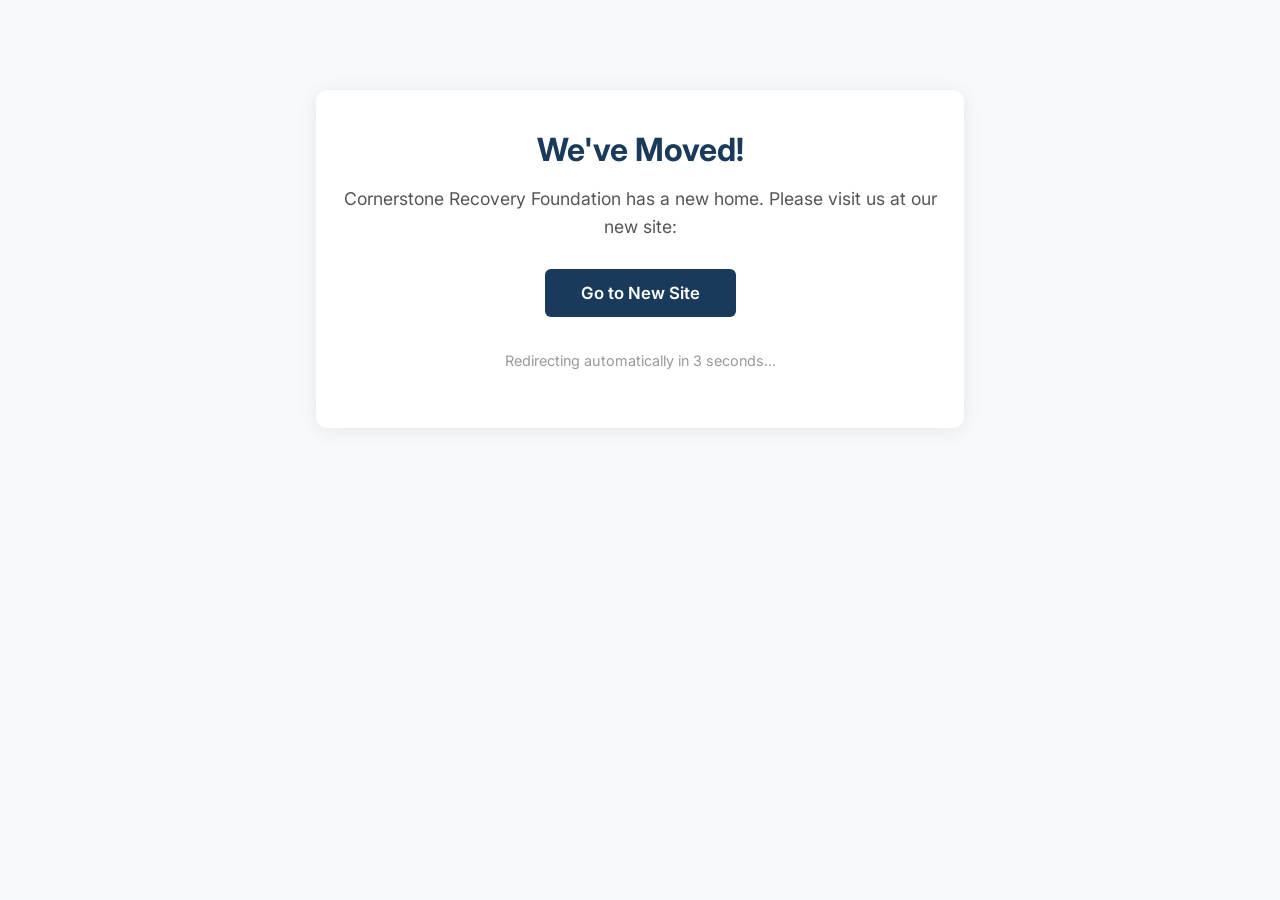
<file: index.html>
<!DOCTYPE html>
<html lang="en">
<head>
  <meta charset="UTF-8">
  <title>Cornerstone Recovery Foundation — We've Moved</title>
  <meta http-equiv="refresh" content="3; url=https://cornerstonerecoveryfoundation.org/">
  <link rel="canonical" href="https://cornerstonerecoveryfoundation.org/">
  <meta name="robots" content="noindex">
  <link href="https://fonts.googleapis.com/css2?family=Inter:wght@400;600;700&display=swap" rel="stylesheet">
  <style>
    body { margin:0; padding:0; font-family:'Inter',sans-serif; background:#f8f9fa; color:#333; }
    .container { max-width:600px; margin:10vh auto; text-align:center; padding:40px 24px; background:#fff; border-radius:12px; box-shadow:0 2px 20px rgba(0,0,0,0.08); }
    h1 { color:#1a3a5c; font-size:2em; margin:0 0 16px; }
    p { font-size:1.1em; color:#555; line-height:1.6; margin:16px 0; }
    a.btn { display:inline-block; background:#1a3a5c; color:#fff; padding:14px 36px; font-size:1.05em; text-decoration:none; border-radius:6px; margin-top:12px; font-weight:600; }
    a.btn:hover { background:#245080; }
    .small { color:#999; font-size:0.9em; margin-top:32px; }
  </style>
</head>
<body>
  <div class="container">
    <h1>We've Moved!</h1>
    <p>Cornerstone Recovery Foundation has a new home. Please visit us at our new site:</p>
    <a class="btn" href="https://cornerstonerecoveryfoundation.org/">Go to New Site</a>
    <p class="small">Redirecting automatically in 3 seconds...</p>
  </div>
  <script>setTimeout(function(){window.location.replace("https://cornerstonerecoveryfoundation.org/");}, 3000);</script>
</body>
</html>
</file>
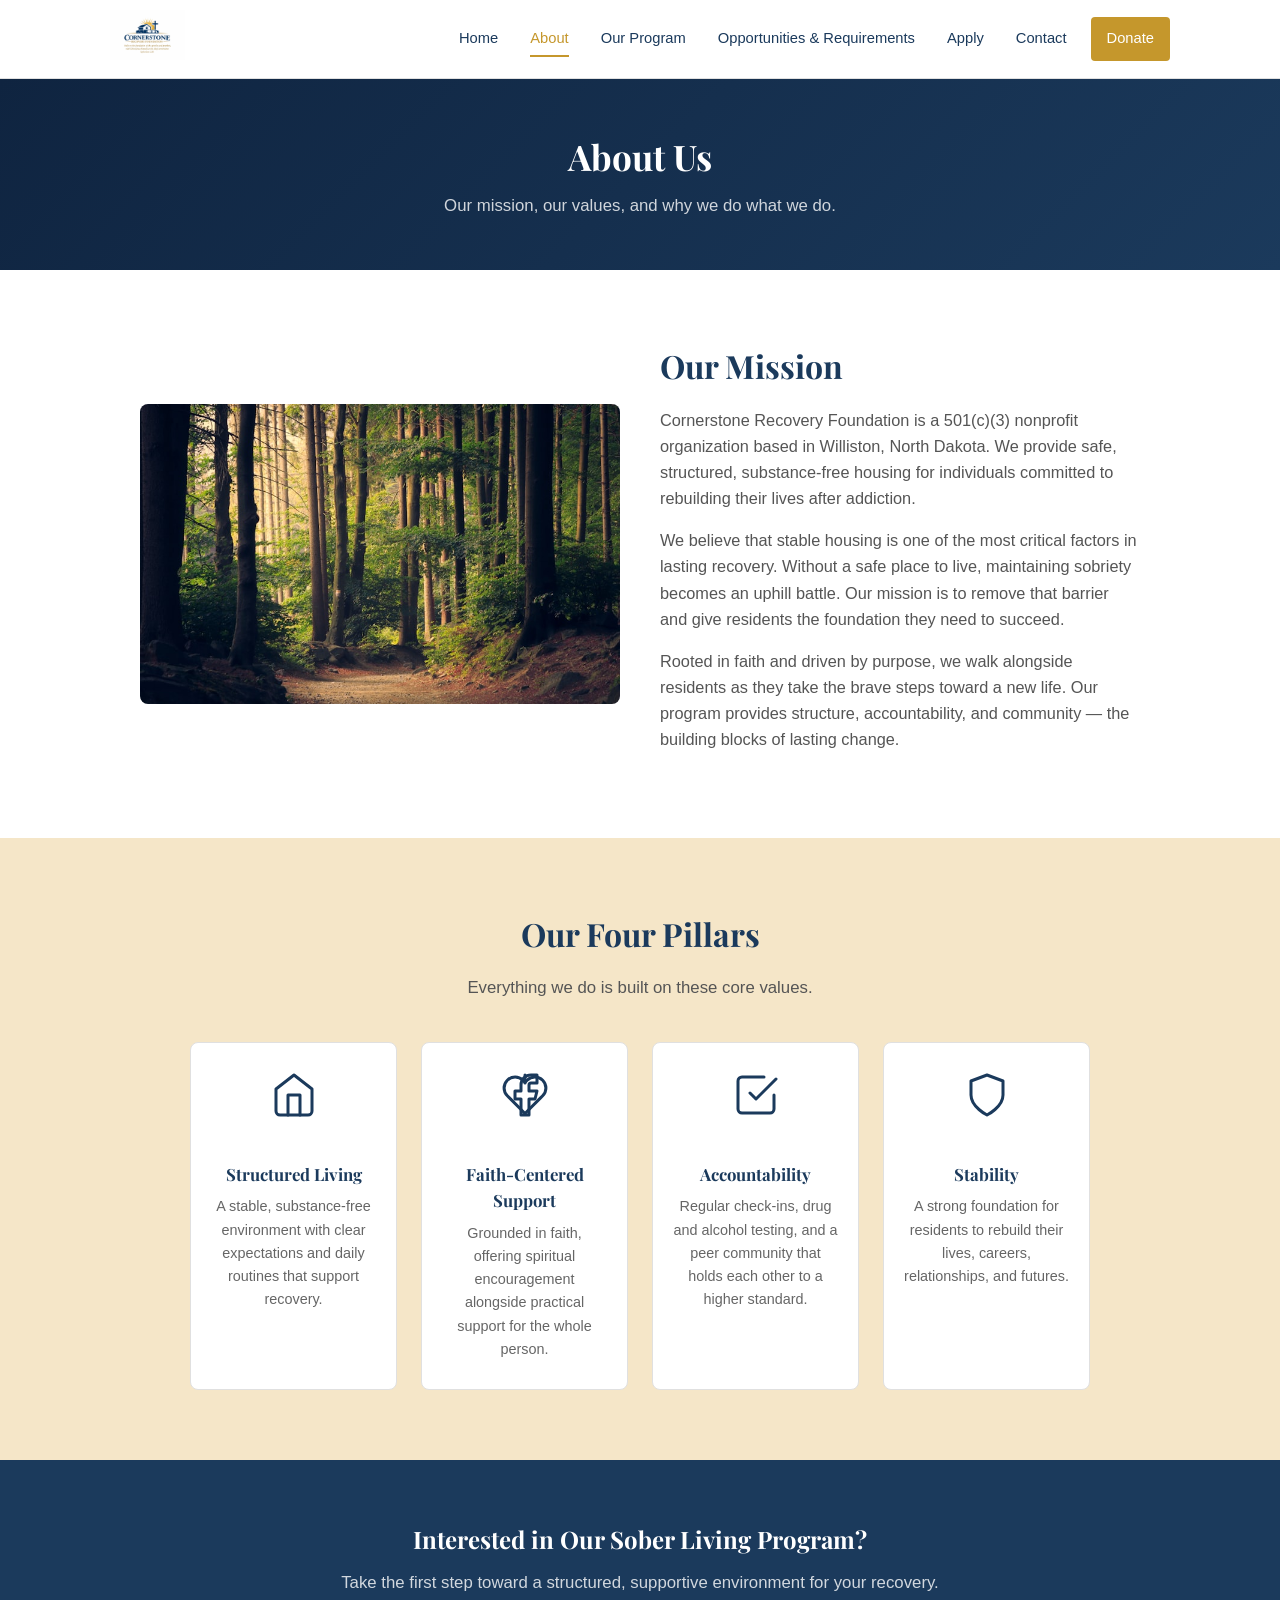
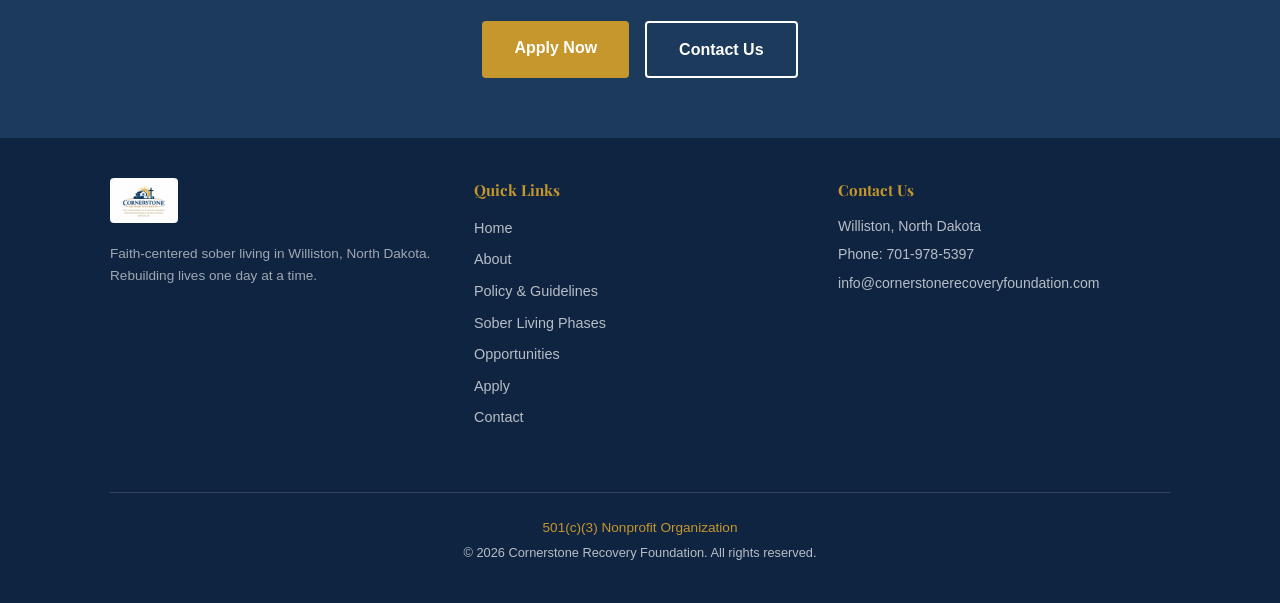
<file: about.html>
<!DOCTYPE html>
<html lang="en">
<head>
  <meta charset="UTF-8">
  <meta name="viewport" content="width=device-width, initial-scale=1.0">
  <title>About Us | Cornerstone Recovery Foundation</title>
  <meta name="description" content="Learn about Cornerstone Recovery Foundation's mission to provide safe, structured, substance-free housing in Williston, North Dakota.">
  <link rel="preconnect" href="https://fonts.googleapis.com">
  <link rel="preconnect" href="https://fonts.gstatic.com" crossorigin>
  <meta property="og:title" content="About Us | Cornerstone Recovery Foundation">
  <meta property="og:description" content="Learn about our mission to provide safe, structured, substance-free housing in Williston, North Dakota.">
  <meta property="og:image" content="logo.jpg">
  <meta property="og:type" content="website">
  <link rel="stylesheet" href="css/style.css">
</head>
<body>

  <!-- Navigation -->
  <nav class="navbar">
    <div class="container">
      <a href="index.html" class="logo">
        <img src="logo.jpg" alt="Cornerstone Recovery Foundation">
      </a>
      <button class="hamburger" aria-label="Toggle navigation">
        <span></span><span></span><span></span>
      </button>
      <ul class="nav-links">
        <li><a href="index.html">Home</a></li>
        <li><a href="about.html" class="active">About</a></li>
        <li class="dropdown">
          <a href="#">Our Program</a>
          <ul class="dropdown-menu">
            <li><a href="policy-guidelines.html">Policy &amp; Guidelines</a></li>
            <li><a href="phases.html">Sober Living Phases</a></li>
          </ul>
        </li>
        <li><a href="opportunities.html">Opportunities &amp; Requirements</a></li>
        <li><a href="apply.html">Apply</a></li>
        <li><a href="contact.html">Contact</a></li>
        <li><a href="#" class="btn-donate-nav">Donate</a></li>
      </ul>
    </div>
  </nav>

  <!-- Page Header -->
  <section class="page-header">
    <h1>About Us</h1>
    <p>Our mission, our values, and why we do what we do.</p>
  </section>

  <!-- Mission / Story -->
  <section class="section">
    <div class="container">
      <div class="two-col fade-in">
        <img src="img/path-forward.jpg" alt="A path forward through nature">
        <div class="two-col-text">
          <h2>Our Mission</h2>
          <p>Cornerstone Recovery Foundation is a 501(c)(3) nonprofit organization based in Williston, North Dakota. We provide safe, structured, substance-free housing for individuals committed to rebuilding their lives after addiction.</p>
          <p>We believe that stable housing is one of the most critical factors in lasting recovery. Without a safe place to live, maintaining sobriety becomes an uphill battle. Our mission is to remove that barrier and give residents the foundation they need to succeed.</p>
          <p>Rooted in faith and driven by purpose, we walk alongside residents as they take the brave steps toward a new life. Our program provides structure, accountability, and community &mdash; the building blocks of lasting change.</p>
        </div>
      </div>
    </div>
  </section>

  <!-- Four Pillars -->
  <section class="section section-alt">
    <div class="container">
      <h2 class="fade-in">Our Four Pillars</h2>
      <p class="section-intro fade-in">Everything we do is built on these core values.</p>
      <div class="pillars-grid">
        <div class="pillar-card fade-in">
          <div class="pillar-icon">
            <svg class="icon-svg" viewBox="0 0 24 24" fill="none" stroke="#1B3A5C" stroke-width="1.5" stroke-linecap="round" stroke-linejoin="round"><path d="M3 9l9-7 9 7v11a2 2 0 0 1-2 2H5a2 2 0 0 1-2-2z"/><polyline points="9 22 9 12 15 12 15 22"/></svg>
          </div>
          <h3>Structured Living</h3>
          <p>A stable, substance-free environment with clear expectations and daily routines that support recovery.</p>
        </div>
        <div class="pillar-card fade-in">
          <div class="pillar-icon">
            <svg class="icon-svg" viewBox="0 0 24 24" fill="none" stroke="#1B3A5C" stroke-width="1.5" stroke-linecap="round" stroke-linejoin="round"><path d="M18 2h-3a5 5 0 0 0-5 5v3H7v4h3v8h4v-8h3l1-4h-4V7a1 1 0 0 1 1-1h3z"/><line x1="12" y1="2" x2="12" y2="6"/><path d="M20.84 4.61a5.5 5.5 0 0 0-7.78 0L12 5.67l-1.06-1.06a5.5 5.5 0 0 0-7.78 7.78l1.06 1.06L12 21.23l7.78-7.78 1.06-1.06a5.5 5.5 0 0 0 0-7.78z"/></svg>
          </div>
          <h3>Faith-Centered Support</h3>
          <p>Grounded in faith, offering spiritual encouragement alongside practical support for the whole person.</p>
        </div>
        <div class="pillar-card fade-in">
          <div class="pillar-icon">
            <svg class="icon-svg" viewBox="0 0 24 24" fill="none" stroke="#1B3A5C" stroke-width="1.5" stroke-linecap="round" stroke-linejoin="round"><path d="M9 11l3 3L22 4"/><path d="M21 12v7a2 2 0 0 1-2 2H5a2 2 0 0 1-2-2V5a2 2 0 0 1 2-2h11"/></svg>
          </div>
          <h3>Accountability</h3>
          <p>Regular check-ins, drug and alcohol testing, and a peer community that holds each other to a higher standard.</p>
        </div>
        <div class="pillar-card fade-in">
          <div class="pillar-icon">
            <svg class="icon-svg" viewBox="0 0 24 24" fill="none" stroke="#1B3A5C" stroke-width="1.5" stroke-linecap="round" stroke-linejoin="round"><path d="M12 22s8-4 8-10V5l-8-3-8 3v7c0 6 8 10 8 10z"/></svg>
          </div>
          <h3>Stability</h3>
          <p>A strong foundation for residents to rebuild their lives, careers, relationships, and futures.</p>
        </div>
      </div>
    </div>
  </section>

  <!-- CTA Banner -->
  <section class="cta-banner">
    <h2>Interested in Our Sober Living Program?</h2>
    <p>Take the first step toward a structured, supportive environment for your recovery.</p>
    <div class="btn-group">
      <a href="apply.html" class="btn-primary">Apply Now</a>
      <a href="contact.html" class="btn-outline">Contact Us</a>
    </div>
  </section>

  <!-- Footer -->
  <footer class="footer">
    <div class="container">
      <div class="footer-brand">
        <img src="logo.jpg" alt="Cornerstone Recovery Foundation" class="logo-footer">
        <p>Faith-centered sober living in Williston, North Dakota. Rebuilding lives one day at a time.</p>
      </div>
      <div class="footer-nav">
        <h4>Quick Links</h4>
        <ul>
          <li><a href="index.html">Home</a></li>
          <li><a href="about.html">About</a></li>
          <li><a href="policy-guidelines.html">Policy &amp; Guidelines</a></li>
          <li><a href="phases.html">Sober Living Phases</a></li>
          <li><a href="opportunities.html">Opportunities</a></li>
          <li><a href="apply.html">Apply</a></li>
          <li><a href="contact.html">Contact</a></li>
        </ul>
      </div>
      <div class="footer-contact">
        <h4>Contact Us</h4>
        <p>Williston, North Dakota</p>
        <p>Phone: <a href="tel:7019785397">701-978-5397</a></p>
        <p><a href="mailto:info@cornerstonerecoveryfoundation.com">info@cornerstonerecoveryfoundation.com</a></p>
      </div>
      <div class="footer-bottom">
        <p class="nonprofit">501(c)(3) Nonprofit Organization</p>
        <p class="copyright">&copy; 2026 Cornerstone Recovery Foundation. All rights reserved.</p>
      </div>
    </div>
  </footer>

  <script src="js/main.js"></script>
</body>
</html>
</file>
<file: css/style.css>
/* ===== Google Font ===== */
@import url('https://fonts.googleapis.com/css2?family=Playfair+Display:wght@400;600;700&display=swap');

/* ===== Reset & Base ===== */
*, *::before, *::after {
  margin: 0;
  padding: 0;
  box-sizing: border-box;
}

:root {
  --navy: #1B3A5C;
  --gold: #C5972C;
  --light-gold: #F5E6C8;
  --white: #FFFFFF;
  --dark-navy: #0F2440;
  --light-gray: #f7f7f7;
}

html {
  scroll-behavior: smooth;
}

body {
  font-family: -apple-system, BlinkMacSystemFont, "Segoe UI", Roboto, Helvetica, Arial, sans-serif;
  color: #333;
  line-height: 1.6;
}

h1, h2, h3, h4 {
  font-family: 'Playfair Display', Georgia, "Times New Roman", serif;
  color: var(--navy);
}

a {
  text-decoration: none;
  color: inherit;
}

img {
  max-width: 100%;
  height: auto;
}

.container {
  max-width: 1100px;
  margin: 0 auto;
  padding: 0 20px;
}

/* ===== Navigation ===== */
.navbar {
  position: sticky;
  top: 0;
  background: var(--white);
  border-bottom: 1px solid #e0e0e0;
  z-index: 1000;
  padding: 10px 0;
  transition: box-shadow 0.3s;
}

.navbar.scrolled {
  box-shadow: 0 2px 12px rgba(0,0,0,0.1);
}

.navbar .container {
  display: flex;
  align-items: center;
  justify-content: space-between;
}

.navbar .logo img {
  height: 50px;
}

.nav-links {
  display: flex;
  align-items: center;
  gap: 0;
  list-style: none;
}

.nav-links > li {
  position: relative;
}

.nav-links > li > a {
  display: block;
  padding: 10px 16px;
  font-size: 0.92rem;
  font-weight: 500;
  color: var(--navy);
  transition: color 0.2s, background 0.2s;
  position: relative;
}

.nav-links > li > a::after {
  content: '';
  position: absolute;
  bottom: 4px;
  left: 16px;
  right: 16px;
  height: 2px;
  background: var(--gold);
  transform: scaleX(0);
  transition: transform 0.3s;
}

.nav-links > li > a:hover::after,
.nav-links > li > a.active::after {
  transform: scaleX(1);
}

.nav-links > li > a:hover,
.nav-links > li > a.active {
  color: var(--gold);
}

/* Dropdown */
.dropdown > a::after {
  content: " \25BE" !important;
  font-size: 0.7rem;
  position: static;
  background: none;
  transform: none;
  height: auto;
}

.dropdown-menu {
  display: none;
  position: absolute;
  top: 100%;
  left: 0;
  background: var(--white);
  min-width: 220px;
  border: 1px solid #e0e0e0;
  box-shadow: 0 4px 12px rgba(0,0,0,0.1);
  list-style: none;
  z-index: 1001;
}

.dropdown:hover .dropdown-menu {
  display: block;
}

.dropdown-menu li a {
  display: block;
  padding: 10px 16px;
  font-size: 0.9rem;
  color: var(--navy);
  transition: background 0.2s;
}

.dropdown-menu li a:hover {
  background: var(--light-gold);
}

.btn-donate-nav {
  display: inline-block;
  background: var(--gold);
  color: var(--white) !important;
  padding: 8px 20px;
  border-radius: 4px;
  font-weight: 600;
  font-size: 0.92rem;
  margin-left: 8px;
  transition: background 0.2s;
}

.btn-donate-nav:hover {
  background: #b0861f;
  color: var(--white) !important;
}

.hamburger {
  display: none;
  background: none;
  border: none;
  cursor: pointer;
  flex-direction: column;
  gap: 5px;
  padding: 4px;
}

.hamburger span {
  display: block;
  width: 26px;
  height: 3px;
  background: var(--navy);
  border-radius: 2px;
  transition: transform 0.3s, opacity 0.3s;
}

/* Hamburger X animation */
.hamburger.open span:nth-child(1) {
  transform: translateY(8px) rotate(45deg);
}

.hamburger.open span:nth-child(2) {
  opacity: 0;
}

.hamburger.open span:nth-child(3) {
  transform: translateY(-8px) rotate(-45deg);
}

/* ===== Hero ===== */
.hero {
  background: linear-gradient(135deg, rgba(15,36,64,0.85) 0%, rgba(27,58,92,0.8) 60%, rgba(197,151,44,0.7) 100%),
              url('../img/hero-bg.jpg') center/cover no-repeat;
  color: var(--white);
  text-align: center;
  padding: 80px 20px 90px;
}

.hero .logo-hero {
  width: 240px;
  margin-bottom: 24px;
  border-radius: 8px;
}

.hero h1 {
  color: var(--white);
  font-size: 2.4rem;
  margin-bottom: 12px;
  line-height: 1.3;
}

.hero .tagline {
  font-style: italic;
  font-size: 1.15rem;
  opacity: 0.9;
  margin-bottom: 8px;
  max-width: 700px;
  margin-left: auto;
  margin-right: auto;
}

.hero .subtitle {
  font-size: 1.05rem;
  opacity: 0.85;
  margin-bottom: 32px;
  max-width: 600px;
  margin-left: auto;
  margin-right: auto;
}

.hero-buttons {
  display: flex;
  gap: 16px;
  justify-content: center;
  flex-wrap: wrap;
}

/* ===== Page Header (inner pages) ===== */
.page-header {
  background: linear-gradient(135deg, var(--dark-navy), var(--navy));
  color: var(--white);
  text-align: center;
  padding: 50px 20px;
}

.page-header h1 {
  color: var(--white);
  font-size: 2.2rem;
}

.page-header p {
  color: rgba(255,255,255,0.8);
  margin-top: 8px;
  font-size: 1.05rem;
}

/* ===== Buttons ===== */
.btn-primary {
  display: inline-block;
  background: var(--gold);
  color: var(--white);
  padding: 14px 32px;
  border-radius: 4px;
  font-weight: 600;
  font-size: 1rem;
  transition: background 0.2s;
  border: none;
  cursor: pointer;
}

.btn-primary:hover {
  background: #b0861f;
}

.btn-outline {
  display: inline-block;
  background: transparent;
  color: var(--white);
  padding: 14px 32px;
  border: 2px solid var(--white);
  border-radius: 4px;
  font-weight: 600;
  font-size: 1rem;
  transition: background 0.2s, color 0.2s;
}

.btn-outline:hover {
  background: var(--white);
  color: var(--navy);
}

.btn-navy {
  display: inline-block;
  background: var(--navy);
  color: var(--white);
  padding: 14px 32px;
  border-radius: 4px;
  font-weight: 600;
  font-size: 1rem;
  transition: background 0.2s;
}

.btn-navy:hover {
  background: var(--dark-navy);
}

/* ===== Section shared ===== */
.section {
  padding: 70px 20px;
}

.section-alt {
  background: var(--light-gold);
}

.section-gray {
  background: var(--light-gray);
}

.section h2 {
  text-align: center;
  font-size: 2rem;
  margin-bottom: 16px;
}

.section .section-intro {
  text-align: center;
  max-width: 700px;
  margin: 0 auto 40px;
  font-size: 1.05rem;
  color: #555;
}

/* ===== Two-column layout ===== */
.two-col {
  display: grid;
  grid-template-columns: 1fr 1fr;
  gap: 40px;
  align-items: center;
  max-width: 1000px;
  margin: 0 auto;
}

.two-col img {
  border-radius: 8px;
  width: 100%;
  height: 300px;
  object-fit: cover;
}

.two-col-text h2 {
  text-align: left;
  margin-bottom: 16px;
}

.two-col-text p {
  color: #555;
  margin-bottom: 16px;
  font-size: 1.02rem;
}

/* ===== SVG Icon Styles ===== */
.icon-svg {
  width: 48px;
  height: 48px;
  margin-bottom: 12px;
}

.pillar-icon .icon-svg,
.cta-card-icon .icon-svg {
  width: 48px;
  height: 48px;
}

/* ===== Three CTA Cards ===== */
.cta-cards {
  display: grid;
  grid-template-columns: repeat(3, 1fr);
  gap: 24px;
  max-width: 1000px;
  margin: 0 auto;
}

.cta-card {
  background: var(--navy);
  color: var(--white);
  border-radius: 8px;
  padding: 36px 24px;
  text-align: center;
  transition: transform 0.2s, box-shadow 0.2s;
}

.cta-card:hover {
  transform: translateY(-4px);
  box-shadow: 0 8px 24px rgba(0,0,0,0.15);
}

.cta-card-icon {
  font-size: 2.4rem;
  margin-bottom: 16px;
}

.cta-card h3 {
  color: var(--white);
  font-size: 1.15rem;
  margin-bottom: 12px;
}

.cta-card p {
  font-size: 0.92rem;
  opacity: 0.85;
  margin-bottom: 20px;
}

.cta-card a {
  color: var(--gold);
  font-weight: 600;
  font-size: 0.95rem;
  transition: opacity 0.2s;
}

.cta-card a:hover {
  opacity: 0.8;
}

/* ===== Pillars Grid ===== */
.pillars-grid {
  display: grid;
  grid-template-columns: repeat(4, 1fr);
  gap: 24px;
  max-width: 900px;
  margin: 0 auto;
}

.pillar-card {
  background: var(--white);
  border: 1px solid #e0e0e0;
  border-radius: 8px;
  padding: 28px 20px;
  text-align: center;
  transition: transform 0.2s, box-shadow 0.2s;
}

.pillar-card:hover {
  transform: translateY(-4px);
  box-shadow: 0 6px 20px rgba(0,0,0,0.1);
}

.pillar-icon {
  font-size: 2.4rem;
  margin-bottom: 12px;
}

.pillar-card h3 {
  font-size: 1.05rem;
  margin-bottom: 8px;
}

.pillar-card p {
  font-size: 0.9rem;
  color: #666;
}

/* ===== CTA Banner ===== */
.cta-banner {
  background: var(--navy);
  color: var(--white);
  text-align: center;
  padding: 60px 20px;
}

.cta-banner h2 {
  color: var(--white);
  margin-bottom: 12px;
}

.cta-banner p {
  color: rgba(255,255,255,0.8);
  margin-bottom: 24px;
  font-size: 1.05rem;
}

.cta-banner .btn-group {
  display: flex;
  gap: 16px;
  justify-content: center;
  flex-wrap: wrap;
}

/* ===== Pricing Info Box ===== */
.pricing-box {
  background: var(--white);
  border: 2px solid var(--gold);
  border-radius: 8px;
  padding: 24px 28px;
  margin: 24px auto 0;
  max-width: 500px;
  text-align: center;
}

.pricing-box h3 {
  color: var(--navy);
  font-size: 1.2rem;
  margin-bottom: 12px;
}

.pricing-item {
  display: flex;
  justify-content: space-between;
  align-items: center;
  padding: 10px 0;
  border-bottom: 1px solid #eee;
  font-size: 1.02rem;
  color: #444;
}

.pricing-item:last-child {
  border-bottom: none;
}

.pricing-item .price {
  font-weight: 700;
  color: var(--navy);
  font-size: 1.1rem;
}

/* ===== Content page (policies, phases, etc.) ===== */
.content-page {
  max-width: 800px;
  margin: 0 auto;
  padding: 50px 20px;
}

.content-page h2 {
  text-align: left;
  font-size: 1.6rem;
  margin: 32px 0 12px;
  color: var(--navy);
}

.content-page h3 {
  font-size: 1.2rem;
  margin: 24px 0 8px;
}

.content-page p {
  color: #444;
  margin-bottom: 12px;
  font-size: 1.02rem;
}

.content-page ul, .content-page ol {
  margin: 12px 0 20px 24px;
  color: #444;
}

.content-page li {
  margin-bottom: 8px;
  font-size: 1.02rem;
}

.content-page .intro-note {
  background: var(--light-gold);
  border-left: 4px solid var(--gold);
  padding: 16px 20px;
  margin-bottom: 24px;
  border-radius: 0 4px 4px 0;
  font-size: 1.02rem;
  color: #444;
}

/* Signature block */
.signature-block {
  margin-top: 48px;
  padding-top: 24px;
  border-top: 1px solid #ddd;
}

.signature-row {
  display: flex;
  gap: 32px;
  margin-bottom: 32px;
}

.signature-field {
  flex: 1;
}

.signature-line {
  border-bottom: 1px solid #333;
  height: 40px;
}

.signature-field p {
  font-size: 0.85rem;
  color: #666;
  margin-top: 4px;
  margin-bottom: 0;
}

/* Phase cards */
.phase-card {
  background: var(--white);
  border: 2px solid #e0e0e0;
  border-radius: 8px;
  padding: 28px;
  margin-bottom: 24px;
  transition: border-color 0.2s;
}

.phase-card:hover {
  border-color: var(--gold);
}

.phase-card h3 {
  color: var(--gold);
  font-size: 1.3rem;
  margin-bottom: 12px;
}

.phase-card .phase-detail {
  display: flex;
  gap: 24px;
  flex-wrap: wrap;
  margin-bottom: 12px;
}

.phase-card .phase-detail span {
  font-size: 0.92rem;
  color: #555;
}

.phase-card .phase-detail strong {
  color: var(--navy);
}

/* ===== Opportunities list ===== */
.opp-grid {
  display: grid;
  grid-template-columns: 1fr 1fr;
  gap: 40px;
  max-width: 900px;
  margin: 0 auto;
}

.opp-list h3 {
  margin-bottom: 16px;
  font-size: 1.3rem;
}

.opp-list ul {
  list-style: none;
}

.opp-list li {
  padding: 8px 0 8px 28px;
  position: relative;
  color: #444;
  font-size: 1.02rem;
  border-bottom: 1px solid #eee;
}

.opp-list li::before {
  content: "\2713";
  position: absolute;
  left: 0;
  color: var(--gold);
  font-weight: 700;
}

/* ===== Apply form ===== */
.apply-form {
  max-width: 700px;
  margin: 0 auto;
}

.form-section {
  margin-bottom: 32px;
}

.form-section h3 {
  font-size: 1.15rem;
  margin-bottom: 16px;
  padding-bottom: 8px;
  border-bottom: 2px solid var(--gold);
}

.form-row {
  display: grid;
  grid-template-columns: 1fr 1fr;
  gap: 14px;
  margin-bottom: 14px;
}

.form-row.full {
  grid-template-columns: 1fr;
}

.form-field {
  display: flex;
  flex-direction: column;
  gap: 4px;
}

.form-field label {
  font-size: 0.88rem;
  font-weight: 500;
  color: #555;
}

.form-field input,
.form-field select,
.form-field textarea {
  padding: 10px 12px;
  border: 1px solid #ccc;
  border-radius: 4px;
  font-size: 0.95rem;
  font-family: inherit;
  transition: border-color 0.2s;
}

.form-field input:focus,
.form-field select:focus,
.form-field textarea:focus {
  outline: none;
  border-color: var(--gold);
}

.form-field textarea {
  resize: vertical;
  min-height: 100px;
}

.form-submit {
  text-align: center;
  margin-top: 24px;
}

/* ===== Form Success Message ===== */
.form-success {
  text-align: center;
  padding: 48px 24px;
  max-width: 500px;
  margin: 0 auto;
}

.form-success .success-icon {
  width: 64px;
  height: 64px;
  background: #e8f5e9;
  border-radius: 50%;
  display: flex;
  align-items: center;
  justify-content: center;
  margin: 0 auto 20px;
}

.form-success .success-icon svg {
  width: 32px;
  height: 32px;
  stroke: #2e7d32;
}

.form-success h3 {
  color: var(--navy);
  font-size: 1.4rem;
  margin-bottom: 12px;
}

.form-success p {
  color: #555;
  font-size: 1.05rem;
  line-height: 1.6;
}

/* ===== Contact page ===== */
.contact-grid {
  display: grid;
  grid-template-columns: 1fr 1fr;
  gap: 40px;
  max-width: 900px;
  margin: 0 auto;
}

.contact-info h3 {
  font-size: 1.2rem;
  margin-bottom: 16px;
}

.contact-info p {
  margin-bottom: 10px;
  color: #555;
}

.contact-info .placeholder {
  color: #999;
  font-style: italic;
  font-size: 0.9rem;
}

.contact-form {
  display: flex;
  flex-direction: column;
  gap: 14px;
}

.contact-form input,
.contact-form textarea {
  padding: 12px 14px;
  border: 1px solid #ccc;
  border-radius: 4px;
  font-size: 1rem;
  font-family: inherit;
  transition: border-color 0.2s;
}

.contact-form input:focus,
.contact-form textarea:focus {
  outline: none;
  border-color: var(--gold);
}

.contact-form textarea {
  resize: vertical;
  min-height: 120px;
}

.contact-form button {
  align-self: flex-start;
}

/* ===== Footer ===== */
.footer {
  background: var(--dark-navy);
  color: rgba(255,255,255,0.7);
  padding: 40px 20px;
}

.footer .container {
  display: grid;
  grid-template-columns: 1fr 1fr 1fr;
  gap: 32px;
  align-items: start;
}

.footer-brand .logo-footer {
  height: 45px;
  margin-bottom: 12px;
  border-radius: 4px;
}

.footer-brand p {
  font-size: 0.85rem;
  color: rgba(255,255,255,0.6);
}

.footer-nav h4 {
  color: var(--gold);
  font-size: 0.95rem;
  margin-bottom: 12px;
}

.footer-nav ul {
  list-style: none;
}

.footer-nav li {
  margin-bottom: 6px;
}

.footer-nav a {
  color: rgba(255,255,255,0.7);
  font-size: 0.9rem;
  transition: color 0.2s;
}

.footer-nav a:hover {
  color: var(--gold);
}

.footer-contact h4 {
  color: var(--gold);
  font-size: 0.95rem;
  margin-bottom: 12px;
}

.footer-contact p {
  font-size: 0.88rem;
  margin-bottom: 6px;
}

.footer-contact a {
  color: rgba(255,255,255,0.7);
  transition: color 0.2s;
}

.footer-contact a:hover {
  color: var(--gold);
}

.footer-bottom {
  text-align: center;
  padding-top: 24px;
  margin-top: 24px;
  border-top: 1px solid rgba(255,255,255,0.15);
  grid-column: 1 / -1;
}

.footer-bottom .nonprofit {
  font-size: 0.85rem;
  color: var(--gold);
  margin-bottom: 4px;
}

.footer-bottom .copyright {
  font-size: 0.8rem;
}

/* ===== Animations ===== */
.fade-in {
  opacity: 0;
  transform: translateY(20px);
  transition: opacity 0.6s ease, transform 0.6s ease;
}

.fade-in.visible {
  opacity: 1;
  transform: translateY(0);
}

/* ===== Responsive ===== */
@media (max-width: 1024px) {
  .pillars-grid {
    grid-template-columns: repeat(2, 1fr);
  }

  .cta-cards {
    grid-template-columns: 1fr;
    max-width: 400px;
  }
}

@media (max-width: 768px) {
  .hamburger {
    display: flex;
  }

  .nav-links {
    display: none;
    position: absolute;
    top: 100%;
    left: 0;
    right: 0;
    background: var(--white);
    flex-direction: column;
    padding: 20px;
    gap: 0;
    border-bottom: 1px solid #e0e0e0;
    box-shadow: 0 4px 12px rgba(0,0,0,0.1);
  }

  .nav-links.active {
    display: flex;
  }

  .nav-links > li > a {
    padding: 12px 16px;
  }

  .nav-links > li > a::after {
    display: none;
  }

  .dropdown-menu {
    position: static;
    box-shadow: none;
    border: none;
    padding-left: 16px;
    border-left: 3px solid var(--gold);
    margin-left: 16px;
  }

  .dropdown:hover .dropdown-menu {
    display: none;
  }

  .dropdown.open .dropdown-menu {
    display: block;
  }

  .hero {
    padding: 50px 20px 60px;
  }

  .hero h1 {
    font-size: 1.7rem;
  }

  .hero .logo-hero {
    width: 180px;
  }

  .two-col {
    grid-template-columns: 1fr;
  }

  .pillars-grid {
    grid-template-columns: 1fr;
    max-width: 400px;
  }

  .opp-grid {
    grid-template-columns: 1fr;
  }

  .contact-grid {
    grid-template-columns: 1fr;
  }

  .form-row {
    grid-template-columns: 1fr;
  }

  .footer .container {
    grid-template-columns: 1fr;
    text-align: center;
  }

  .section {
    padding: 50px 20px;
  }

  .section h2 {
    font-size: 1.6rem;
  }
}

/* ===== Print Styles ===== */
@media print {
  @page {
    margin: 0.75in;
    @bottom-center {
      content: "Page " counter(page) " of " counter(pages);
      font-size: 9pt;
      color: #888;
    }
  }

  .navbar, .hamburger, .cta-banner, .footer, .hero, .page-header {
    display: none !important;
  }

  .content-page {
    padding: 0;
    max-width: 100%;
  }

  .content-page h2 {
    font-size: 14pt;
    margin-top: 20pt;
    page-break-after: avoid;
  }

  .content-page li {
    font-size: 11pt;
  }

  .fade-in {
    opacity: 1 !important;
    transform: none !important;
  }

  button[onclick="window.print()"] {
    display: none !important;
  }

  .signature-block {
    page-break-before: always;
    margin-top: 0;
    padding-top: 48px;
    border-top: none;
  }
}
</file>
